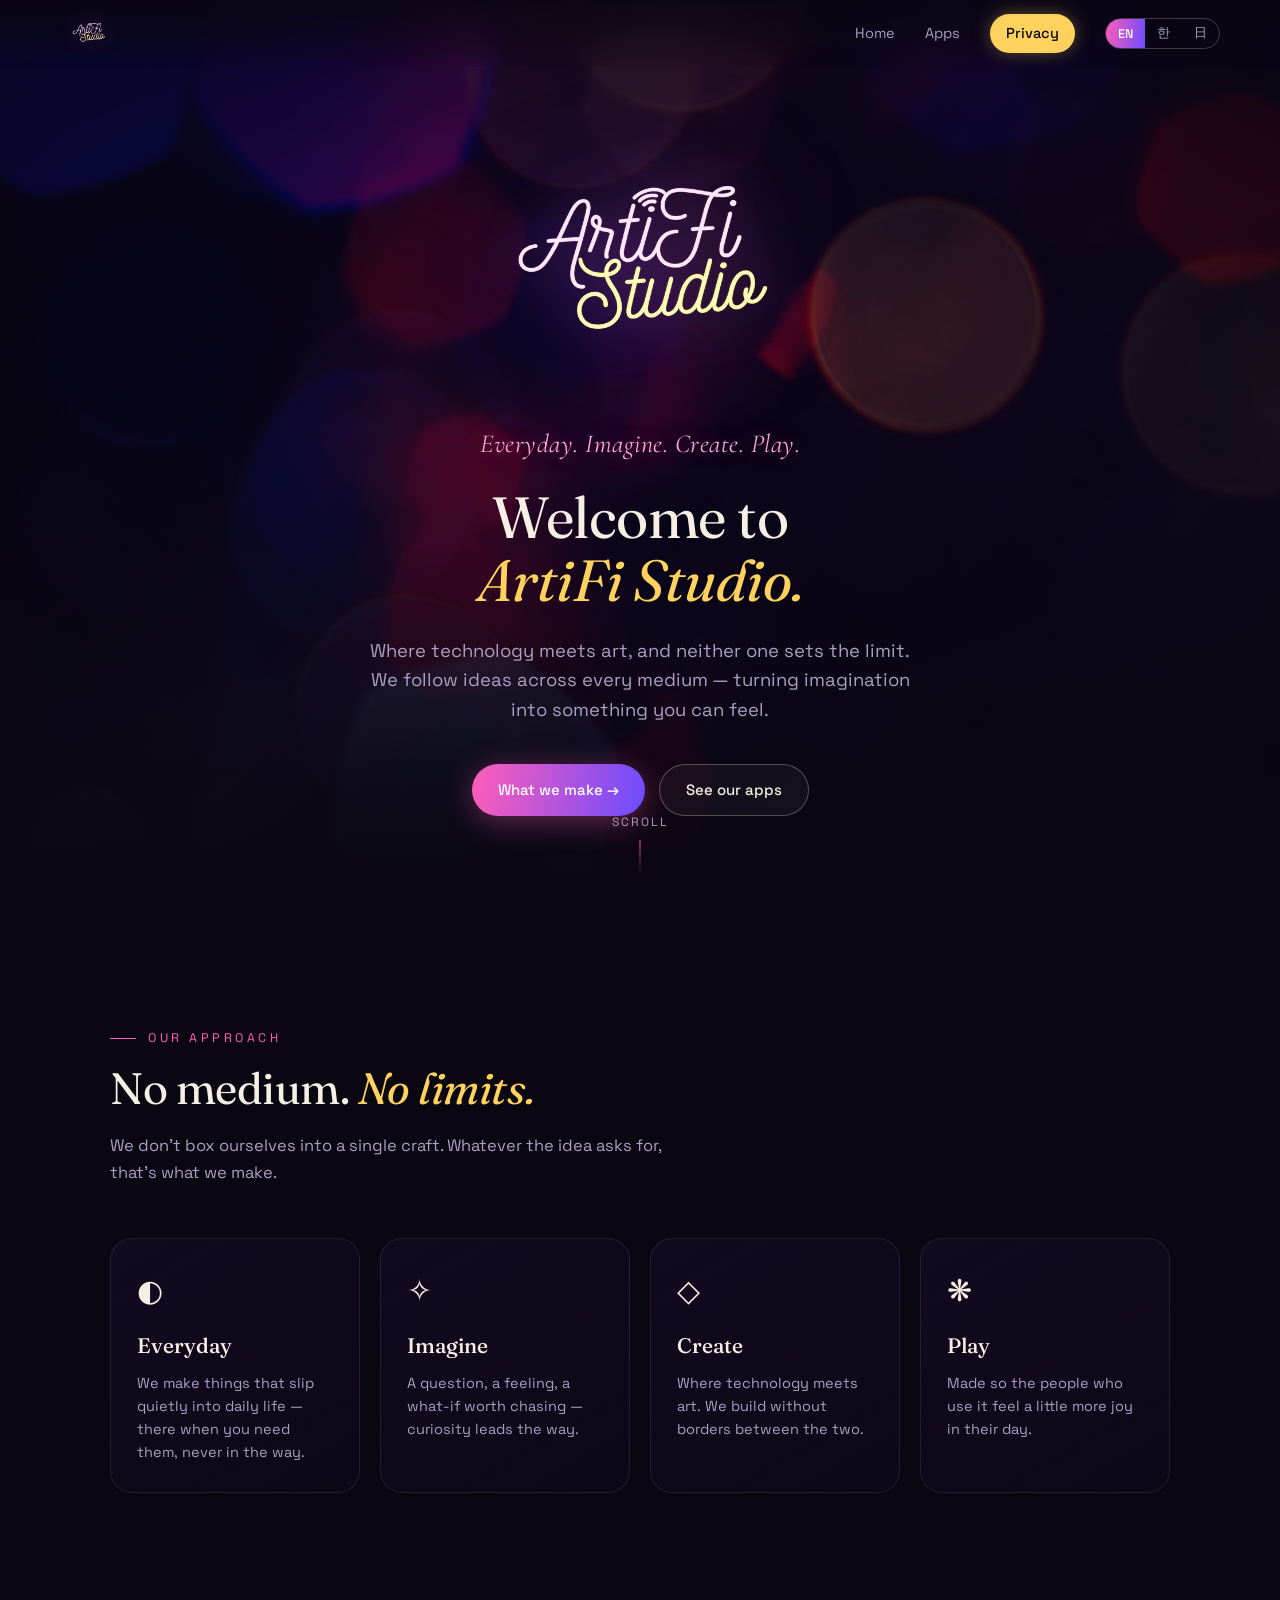
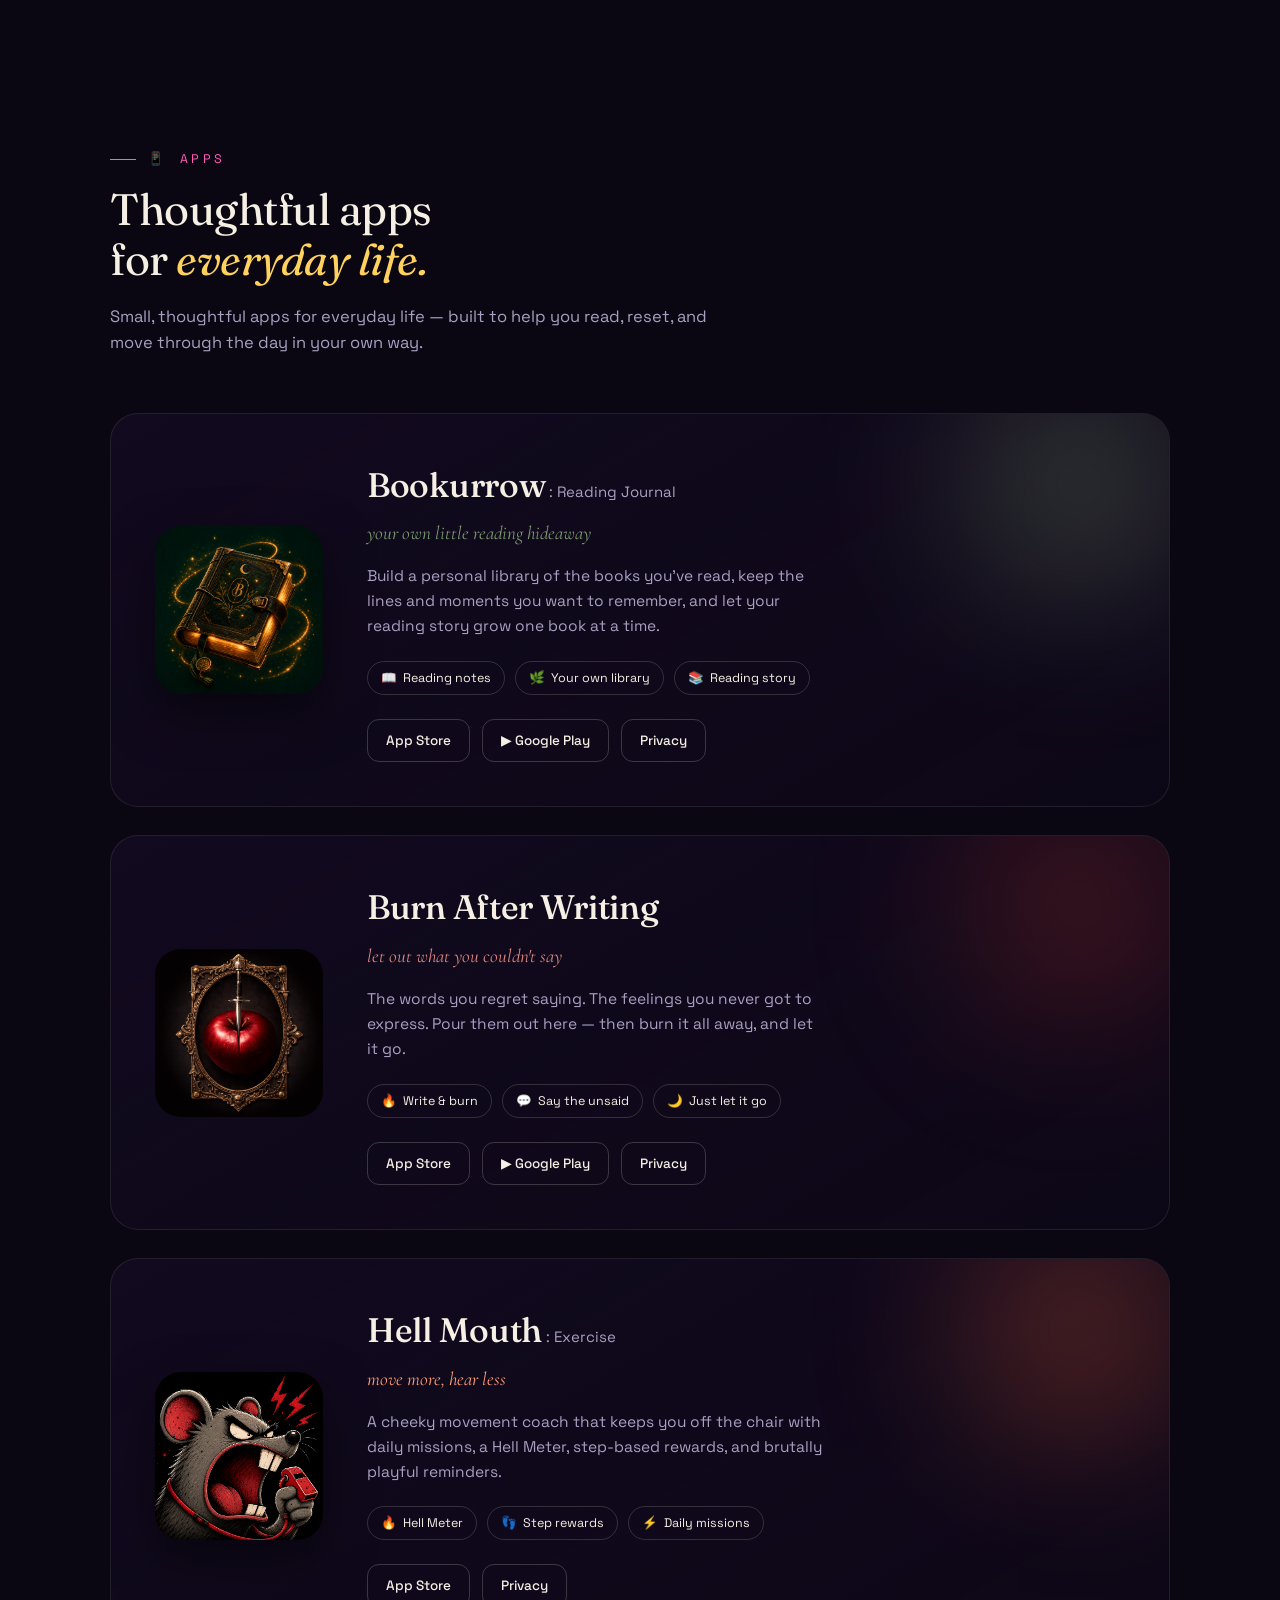
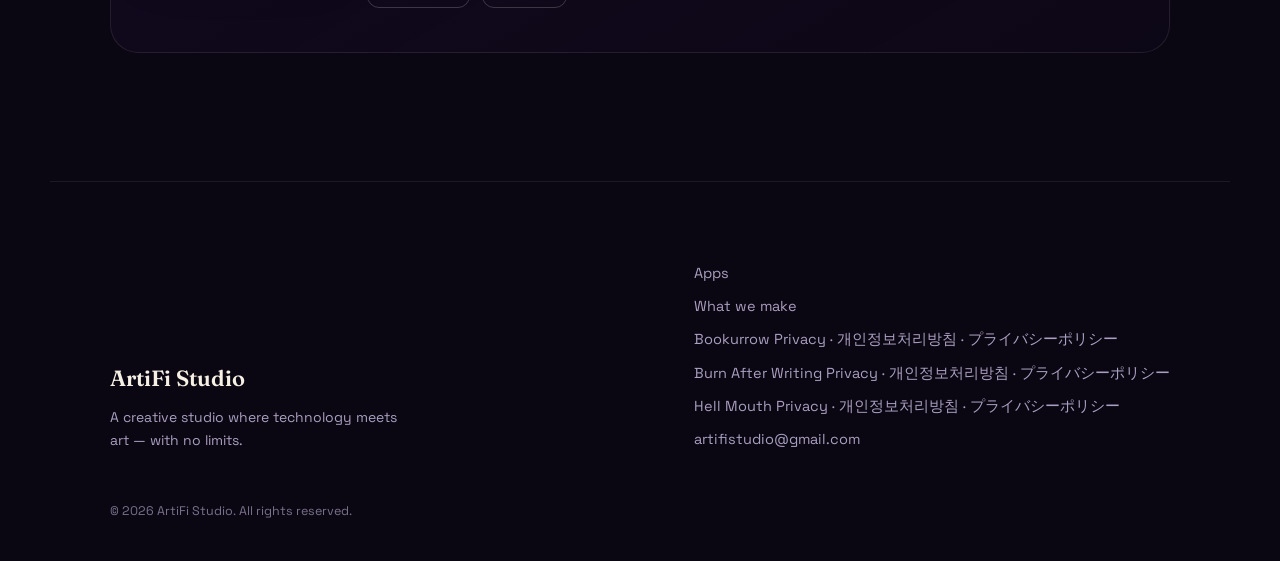
<file: index.html>
<!DOCTYPE html>
<html lang="en">
<head>
<meta charset="UTF-8">
<meta name="viewport" content="width=device-width, initial-scale=1.0">
<title>ArtiFi Studio — imagine, create, play</title>
<meta name="description" content="ArtiFi Studio — a creative studio where technology meets art, with no limits. Imagine. Create. Play.">
<link rel="preconnect" href="https://fonts.googleapis.com">
<link rel="preconnect" href="https://fonts.gstatic.com" crossorigin>
<link href="https://fonts.googleapis.com/css2?family=Fraunces:ital,opsz,wght@0,9..144,400;0,9..144,500;0,9..144,600;1,9..144,400&family=Space+Grotesk:wght@400;500;600&family=Cormorant+Garamond:ital,wght@0,500;1,500&family=Noto+Sans+KR:wght@400;500;700&family=Noto+Serif+KR:wght@400;500;600&family=Noto+Sans+JP:wght@400;500;700&display=swap" rel="stylesheet">
<style>
  :root{
    --ink:#0a0612;--ink-2:#120a1f;
    --violet:#6c4cff;--pink:#ff5db8;--pink-soft:#ffa6d5;--amber:#ffd25e;
    --cream:#f6efe4;--muted:#a99fc0;--leaf:#7a9c6e;--ember:#c0362f;
    --font-display:'Fraunces',serif;
    --font-body:'Space Grotesk',sans-serif;
    --font-script:'Cormorant Garamond',serif;
    --font-ko:'Noto Sans KR',sans-serif;
    --font-ko-serif:'Noto Serif KR',serif;
    --font-ja:'Noto Sans JP',sans-serif;
  }
  *{margin:0;padding:0;box-sizing:border-box}
  html{scroll-behavior:smooth}
  body{background:var(--ink);color:var(--cream);font-family:var(--font-body);line-height:1.6;overflow-x:hidden;-webkit-font-smoothing:antialiased}
  a{color:inherit;text-decoration:none}

  /* language visibility */
  [data-en],[data-ko],[data-ja]{display:none}
  html[lang="en"] [data-en]{display:revert}
  html[lang="ko"] [data-ko]{display:revert}
  html[lang="ja"] [data-ja]{display:revert}
  /* korean typography swaps */
  html[lang="ko"] body{font-family:var(--font-ko)}
  html[lang="ko"] .hero h1,
  html[lang="ko"] .sec-title,
  html[lang="ko"] .app-body h3,
  html[lang="ko"] footer .f-brand{font-family:var(--font-ko-serif)}
  html[lang="ko"] .hero h1 em,html[lang="ko"] .sec-title em{font-style:normal}
  html[lang="ja"] body{font-family:var(--font-ja)}
  html[lang="ja"] .hero h1,
  html[lang="ja"] .sec-title,
  html[lang="ja"] .app-body h3,
  html[lang="ja"] footer .f-brand{font-family:var(--font-ja)}
  html[lang="ja"] .hero h1 em,html[lang="ja"] .sec-title em{font-style:normal}
  html[lang="ja"] .hero .eyebrow,
  html[lang="ja"] .app-body .tag{font-family:var(--font-ja);font-style:normal}

  nav{position:fixed;top:0;left:0;right:0;z-index:100;display:flex;align-items:center;justify-content:space-between;padding:14px clamp(20px,5vw,60px);backdrop-filter:blur(14px);background:linear-gradient(180deg,rgba(10,6,18,.82),rgba(10,6,18,0));transition:background .3s}
  nav .brand{display:flex;align-items:center}
  nav .brand img{height:38px;width:auto;display:block;filter:drop-shadow(0 0 10px rgba(255,93,184,.4))}
  nav .links{display:flex;gap:clamp(14px,3vw,30px);align-items:center;font-size:14.5px}
  nav .links a{color:var(--muted);transition:color .2s}
  nav .links a:hover{color:var(--cream)}
  nav .links a.pill{color:var(--ink);background:var(--amber);padding:8px 16px;border-radius:100px;font-weight:500;box-shadow:0 0 18px rgba(255,210,94,.35)}
  nav .links a.pill:hover{color:var(--ink);filter:brightness(1.08)}
  @media(max-width:600px){nav .links a.about{display:none}}

  /* lang switch */
  .lang-switch{display:inline-flex;border:1px solid rgba(246,239,228,.22);border-radius:100px;overflow:hidden}
  .lang-switch button{font-family:var(--font-body);font-size:12.5px;font-weight:500;padding:6px 12px;border:none;background:none;color:var(--muted);cursor:pointer;transition:.2s}
  .lang-switch button.active{background:linear-gradient(100deg,var(--pink),var(--violet));color:#fff}

  header.hero{position:relative;min-height:100vh;display:flex;flex-direction:column;align-items:center;justify-content:center;text-align:center;padding:120px 20px 80px;overflow:hidden}
  header.hero .bg{position:absolute;inset:0;background:url('assets/hero-bg.jpg') center/cover no-repeat;transform:scale(1.05);z-index:0}
  header.hero .bg::after{content:"";position:absolute;inset:0;background:radial-gradient(ellipse 80% 60% at 50% 45%,rgba(10,6,18,.15),rgba(10,6,18,.72) 75%),linear-gradient(180deg,rgba(10,6,18,.55),rgba(10,6,18,.35) 40%,var(--ink) 98%)}
  header.hero .inner{position:relative;z-index:2;max-width:880px}
  .hero-logo{width:min(78vw,440px);height:auto;margin:0 auto 6px;display:block;filter:drop-shadow(0 0 30px rgba(255,93,184,.45)) drop-shadow(0 0 60px rgba(108,76,255,.3));animation:flickerIn 1.4s ease both,floaty 6s ease-in-out 1.4s infinite}
  @keyframes flickerIn{0%{opacity:0}40%{opacity:.4}45%{opacity:.1}55%{opacity:.9}60%{opacity:.5}100%{opacity:1}}
  @keyframes floaty{0%,100%{transform:translateY(0)}50%{transform:translateY(-10px)}}
  .hero .eyebrow{font-family:var(--font-script);font-style:italic;font-size:clamp(19px,2.6vw,26px);color:var(--pink-soft);letter-spacing:.5px;margin-bottom:22px;text-shadow:0 0 22px rgba(255,93,184,.4)}
  html[lang="ko"] .hero .eyebrow{font-family:var(--font-ko);font-style:normal;font-weight:500}
  .hero h1{font-family:var(--font-display);font-weight:400;font-size:clamp(30px,5.4vw,58px);line-height:1.08;letter-spacing:-.5px;margin-bottom:24px}
  .hero h1 em{font-style:italic;color:var(--amber)}
  .hero p.lead{font-size:clamp(15px,1.8vw,18.5px);color:var(--muted);max-width:560px;margin:0 auto 40px}
  .hero .cta-row{display:flex;gap:14px;justify-content:center;flex-wrap:wrap}
  .btn{display:inline-flex;align-items:center;gap:9px;padding:13px 26px;border-radius:100px;font-family:inherit;font-weight:500;font-size:15px;cursor:pointer;transition:transform .2s,box-shadow .3s,background .3s}
  .btn-primary{background:linear-gradient(100deg,var(--pink),var(--violet));color:#fff;box-shadow:0 6px 30px rgba(255,93,184,.35)}
  .btn-primary:hover{transform:translateY(-2px);box-shadow:0 10px 40px rgba(255,93,184,.5)}
  .btn-ghost{border:1px solid rgba(246,239,228,.28);color:var(--cream);background:rgba(246,239,228,.04)}
  .btn-ghost:hover{border-color:var(--amber);color:var(--amber);transform:translateY(-2px)}
  .scroll-hint{position:absolute;bottom:26px;left:50%;transform:translateX(-50%);z-index:2;color:var(--muted);font-size:12px;letter-spacing:2px;display:flex;flex-direction:column;align-items:center;gap:8px;animation:floaty 2.4s ease-in-out infinite}
  .scroll-hint .line{width:1px;height:34px;background:linear-gradient(var(--pink),transparent)}

  section{position:relative;padding:clamp(70px,10vw,130px) clamp(20px,5vw,60px);max-width:1180px;margin:0 auto}
  .sec-label{font-family:var(--font-body);font-size:12.5px;letter-spacing:3.5px;text-transform:uppercase;color:var(--pink);margin-bottom:16px;display:flex;align-items:center;gap:12px}
  html[lang="ko"] .sec-label{font-family:var(--font-ko);letter-spacing:2px}
  .sec-label::before{content:"";width:26px;height:1px;background:var(--pink)}
  .sec-title{font-family:var(--font-display);font-weight:400;font-size:clamp(26px,4vw,44px);line-height:1.12;letter-spacing:-.5px;margin-bottom:20px;max-width:720px}
  .sec-title em{font-style:italic;color:var(--amber)}
  .sec-intro{color:var(--muted);max-width:600px;font-size:16.5px;margin-bottom:8px}

  .apps{display:grid;gap:28px;margin-top:56px}
  .app-card{position:relative;display:grid;grid-template-columns:auto 1fr;gap:clamp(20px,4vw,44px);align-items:center;padding:clamp(24px,4vw,44px);border-radius:28px;border:1px solid rgba(246,239,228,.09);background:linear-gradient(150deg,var(--ink-2),rgba(18,10,31,.4));overflow:hidden;transition:transform .35s,border-color .35s}
  .app-card:hover{transform:translateY(-4px)}
  .app-card .glow{position:absolute;width:300px;height:300px;border-radius:50%;filter:blur(80px);opacity:.5;z-index:0;pointer-events:none;top:-80px;right:-60px}
  .app-card>*{position:relative;z-index:1}
  .app-icon{width:clamp(120px,20vw,168px);height:auto;border-radius:26px;display:block}
  .app-icon.shadowed{box-shadow:0 20px 50px rgba(0,0,0,.5)}
  .app-body h3{font-family:var(--font-display);font-weight:500;font-size:clamp(24px,3.4vw,34px);margin-bottom:6px;letter-spacing:-.3px}
  .app-body .tag{font-family:var(--font-script);font-style:italic;font-size:19px;margin-bottom:16px;display:block}
  html[lang="ko"] .app-body .tag{font-family:var(--font-ko);font-style:normal}
  .app-body p{color:var(--muted);font-size:15.5px;margin-bottom:22px;max-width:460px}
  .app-meta{display:flex;gap:10px;flex-wrap:wrap;margin-bottom:24px}
  .chip{font-size:12.5px;padding:6px 13px;border-radius:100px;border:1px solid rgba(246,239,228,.16);color:var(--cream);display:inline-flex;align-items:center;gap:6px}
  .app-links{display:flex;gap:12px;flex-wrap:wrap}
  .store-btn{display:inline-flex;align-items:center;gap:8px;padding:10px 18px;border-radius:12px;font-size:13.5px;font-weight:500;border:1px solid rgba(246,239,228,.2);transition:.25s}
  .store-btn:hover{background:rgba(246,239,228,.07);transform:translateY(-2px)}
  #bookurrow .glow{background:radial-gradient(circle,#8fae7f,transparent 70%)}
  #bookurrow:hover{border-color:rgba(143,174,127,.45)}
  #bookurrow .tag{color:var(--leaf)}
  #burn .glow{background:radial-gradient(circle,#c0362f,transparent 70%)}
  #burn:hover{border-color:rgba(192,54,47,.5)}
  #burn .tag{color:#e0857f}
  #hellmouth .glow{background:radial-gradient(circle,#ff6a3d,transparent 70%)}
  #hellmouth:hover{border-color:rgba(255,106,61,.5)}
  #hellmouth .tag{color:#ff9b76}
  @media(max-width:620px){.app-card{grid-template-columns:1fr;text-align:center;justify-items:center}.app-body p{margin-left:auto;margin-right:auto}.app-meta,.app-links{justify-content:center}.sec-label{justify-content:flex-start}}

  /* what we make grid */
  .make-grid{display:grid;grid-template-columns:repeat(auto-fit,minmax(210px,1fr));gap:20px;margin-top:52px}
  .make-item{padding:28px 26px;border-radius:22px;border:1px solid rgba(246,239,228,.09);background:linear-gradient(150deg,var(--ink-2),rgba(18,10,31,.35));transition:transform .3s,border-color .3s}
  .make-item:hover{transform:translateY(-4px);border-color:rgba(255,93,184,.35)}
  .make-ico{font-size:30px;margin-bottom:14px}
  .make-item h4{font-family:var(--font-display);font-weight:500;font-size:21px;margin-bottom:9px}
  html[lang="ko"] .make-item h4{font-family:var(--font-ko-serif)}
  .make-item p{color:var(--muted);font-size:14.5px}


  footer{padding:clamp(50px,8vw,80px) clamp(20px,5vw,60px) 40px;max-width:1180px;margin:0 auto;border-top:1px solid rgba(246,239,228,.08);display:flex;flex-wrap:wrap;gap:30px;justify-content:space-between;align-items:flex-end}
  footer .f-brand{font-family:var(--font-display);font-size:22px;font-weight:600;margin-bottom:10px}
  footer .f-tag{color:var(--muted);font-size:14px;max-width:300px}
  footer .f-links{display:flex;flex-direction:column;gap:10px;font-size:14.5px}
  footer .f-links a{color:var(--muted);transition:color .2s}
  footer .f-links a:hover{color:var(--amber)}
  footer .copy{width:100%;color:var(--muted);font-size:12.5px;opacity:.7;margin-top:20px}
  ::selection{background:var(--pink);color:var(--ink)}
</style>
</head>
<body>

<nav id="nav">
  <a href="#top" class="brand"><img src="assets/nav-logo.png" alt="ArtiFi Studio"></a>
  <div class="links">
    <a href="#top" class="about"><span data-en>Home</span><span data-ko>홈</span><span data-ja>ホーム</span></a>
    <a href="#apps"><span data-en>Apps</span><span data-ko>앱</span><span data-ja>アプリ</span></a>
    <a href="#privacy-links" class="pill"><span data-en>Privacy</span><span data-ko>개인정보</span><span data-ja>プライバシー</span><span data-ja>プライバシー</span></a>
    <div class="lang-switch">
      <button id="l-en" class="active" onclick="setLang('en')">EN</button>
      <button id="l-ko" onclick="setLang('ko')">한</button>
      <button id="l-ja" onclick="setLang('ja')">日</button>
    </div>
  </div>
</nav>

<header class="hero" id="top">
  <div class="bg"></div>
  <div class="inner">
    <img src="assets/studio-logo.png" alt="ArtiFi Studio" class="hero-logo">
    <p class="eyebrow"><span data-en>Everyday. Imagine. Create. Play.</span><span data-ko>일상. 상상. 창작. 즐거움.</span><span data-ja>日常。想像。創作。楽しさ。</span></p>
    <h1>
      <span data-en>Welcome to<br><em>ArtiFi Studio.</em></span>
      <span data-ko>ArtiFi Studio에<br><em>오신 것을 환영합니다.</em></span>
      <span data-ja>ArtiFi Studioへ<br><em>ようこそ。</em></span>
    </h1>
    <p class="lead">
      <span data-en>Where technology meets art, and neither one sets the limit. We follow ideas across every medium — turning imagination into something you can feel.</span>
      <span data-ko>기술과 예술이 만나고, 그 어느 것도 한계가 되지 않는 곳. 우리는 모든 경계를 넘어 아이디어를 좇으며 — 상상을 느낄 수 있는 무언가로 바꿉니다.</span>
      <span data-ja>テクノロジーとアートが出会い、どちらも限界にならない場所。私たちは境界を越えてアイデアを追いかけ、想像を感じられる形へと変えていきます。</span>
    </p>
    <div class="cta-row">
      <a href="#make" class="btn btn-primary"><span data-en>What we make →</span><span data-ko>우리가 만드는 것 →</span><span data-ja>私たちがつくるもの →</span></a>
      <a href="#apps" class="btn btn-ghost"><span data-en>See our apps</span><span data-ko>앱 둘러보기</span><span data-ja>アプリを見る</span></a>
    </div>
  </div>
  <div class="scroll-hint"><span data-en>SCROLL</span><span data-ko>스크롤</span><span data-ja>スクロール</span><span class="line"></span></div>
</header>

<section id="make">
  <div class="sec-label"><span data-en>Our approach</span><span data-ko>우리의 방식</span><span data-ja>私たちの考え方</span></div>
  <h2 class="sec-title">
    <span data-en>No medium. <em>No limits.</em></span>
    <span data-ko>정해진 형태도, <em>한계도 없이.</em></span>
    <span data-ja>決まった形も、<em>限界もなく。</em></span>
  </h2>
  <p class="sec-intro"><span data-en>We don't box ourselves into a single craft. Whatever the idea asks for, that's what we make.</span><span data-ko>우리는 하나의 형태에 스스로를 가두지 않습니다. 아이디어가 원하는 것, 그것이 우리가 만드는 것입니다.</span><span data-ja>私たちは一つの表現に自分たちを閉じ込めません。アイデアが求めるものを、そのまま形にします。</span></p>
  <div class="make-grid">
    <div class="make-item">
      <div class="make-ico">◐</div>
      <h4><span data-en>Everyday</span><span data-ko>일상</span><span data-ja>日常</span></h4>
      <p><span data-en>We make things that slip quietly into daily life — there when you need them, never in the way.</span><span data-ko>우리는 일상 속에 조용히 스며드는 것을 만듭니다 — 필요할 때 곁에 있되, 결코 거슬리지 않게.</span><span data-ja>日常にそっと溶け込むものをつくります。必要なときにそこにあり、決して邪魔にならないように。</span></p>
    </div>
    <div class="make-item">
      <div class="make-ico">✧</div>
      <h4><span data-en>Imagine</span><span data-ko>상상</span><span data-ja>想像</span></h4>
      <p><span data-en>A question, a feeling, a what-if worth chasing — curiosity leads the way.</span><span data-ko>하나의 질문, 하나의 감정, 좇을 가치가 있는 상상 — 호기심이 길을 엽니다.</span><span data-ja>一つの問い、一つの感情、追いかける価値のある「もしも」。好奇心が道をひらきます。</span></p>
    </div>
    <div class="make-item">
      <div class="make-ico">◇</div>
      <h4><span data-en>Create</span><span data-ko>창작</span><span data-ja>創作</span></h4>
      <p><span data-en>Where technology meets art. We build without borders between the two.</span><span data-ko>기술과 예술이 만나는 곳. 우리는 그 둘 사이의 경계 없이 만듭니다.</span><span data-ja>テクノロジーとアートが出会う場所。その二つの間に境界をつくらず、形にします。</span></p>
    </div>
    <div class="make-item">
      <div class="make-ico">❋</div>
      <h4><span data-en>Play</span><span data-ko>즐거움</span><span data-ja>楽しさ</span></h4>
      <p><span data-en>Made so the people who use it feel a little more joy in their day.</span><span data-ko>사용하는 사람이 하루 속에서 조금 더 즐거움을 느끼도록 만듭니다.</span><span data-ja>使う人の一日に、ほんの少しでも楽しさが増えるようにつくります。</span></p>
    </div>
  </div>
</section>

<section id="apps">
  <div class="sec-label">📱 <span data-en>Apps</span><span data-ko>앱</span><span data-ja>アプリ</span></div>
  <h2 class="sec-title">
    <span data-en>Thoughtful apps<br>for <em>everyday life.</em></span>
    <span data-ko>일상을 위한<br><em>사려 깊은 앱.</em></span>
    <span data-ja>毎日のための<br><em>心を込めたアプリ。</em></span>
  </h2>
  <p class="sec-intro"><span data-en>Small, thoughtful apps for everyday life — built to help you read, reset, and move through the day in your own way.</span><span data-ko>일상을 위한 작고 사려 깊은 앱. 읽고, 털어내고, 움직이는 순간까지 당신의 하루에 자연스럽게 스며듭니다.</span><span data-ja>日常のための、小さくて気の利いたアプリ。読むこと、気持ちをリセットすること、体を動かすことまで、自分らしい一日にそっと寄り添います。</span></p>

  <div class="apps">

    <article class="app-card" id="bookurrow">
      <div class="glow"></div>
      <img src="assets/bookurrow.png" alt="Bookurrow" class="app-icon shadowed">
      <div class="app-body">
        <h3>Bookurrow<span style="font-family:var(--font-body);font-weight:400;font-size:15px;color:var(--muted);letter-spacing:0"> : Reading Journal</span></h3>
        <span class="tag">
          <span data-en>your own little reading hideaway</span>
          <span data-ko>나만의 작은 독서 아지트</span>
          <span data-ja>自分だけの小さな読書の隠れ家</span>
        </span>
        <p>
          <span data-en>Build a personal library of the books you've read, keep the lines and moments you want to remember, and let your reading story grow one book at a time.</span>
          <span data-ko>읽은 책을 나만의 서재에 모으고, 기억하고 싶은 문장과 순간을 남기며, 한 권씩 나만의 독서 이야기를 만들어가세요.</span>
          <span data-ja>読んだ本を自分だけの本棚に集め、残しておきたい言葉や瞬間を記録しながら、一冊ずつ自分の読書ストーリーを育てていきましょう。</span>
        </p>
        <div class="app-meta">
          <span class="chip">📖 <span data-en>Reading notes</span><span data-ko>독서노트</span><span data-ja>読書ノート</span></span>
          <span class="chip">🌿 <span data-en>Your own library</span><span data-ko>나만의 서재</span><span data-ja>自分だけの本棚</span></span>
          <span class="chip">📚 <span data-en>Reading story</span><span data-ko>독서 이야기</span><span data-ja>読書ストーリー</span></span>
        </div>
        <div class="app-links">
          <a href="#" class="store-btn"> App Store</a>
          <a href="#" class="store-btn">▶ Google Play</a>
          <a href="privacy/bookurrow/bookurrow_privacy_index.html" class="store-btn">
            <span data-en>Privacy</span><span data-ko>개인정보</span><span data-ja>プライバシー</span>
          </a>
        </div>
      </div>
    </article>


    <article class="app-card" id="burn">
      <div class="glow"></div>
      <img src="assets/burn.png" alt="Burn After Writing" class="app-icon">
      <div class="app-body">
        <h3>Burn After Writing</h3>
        <span class="tag"><span data-en>let out what you couldn't say</span><span data-ko>차마 하지 못한 말을 여기에</span><span data-ja>言えなかった言葉を、ここに</span></span>
        <p><span data-en>The words you regret saying. The feelings you never got to express. Pour them out here — then burn it all away, and let it go.</span><span data-ko>말하고 나서 후회한 말들. 끝내 표현하지 못한 답답한 마음. 이곳에 마음껏 쏟아내고 — 모두 태워 없애버리세요.</span><span data-ja>言って後悔した言葉。最後まで伝えられなかった気持ち。ここに全部書き出して、燃やして手放しましょう。</span></p>
        <div class="app-meta">
          <span class="chip">🔥 <span data-en>Write &amp; burn</span><span data-ko>쓰고 태우기</span><span data-ja>書いて燃やす</span></span>
          <span class="chip">💬 <span data-en>Say the unsaid</span><span data-ko>못다 한 말</span><span data-ja>言えなかった言葉</span></span>
          <span class="chip">🌙 <span data-en>Just let it go</span><span data-ko>훌훌 털어버리기</span><span data-ja>手放す</span></span>
        </div>
        <div class="app-links">
          <a href="#" class="store-btn"> App Store</a>
          <a href="#" class="store-btn">▶ Google Play</a>
          <a href="privacy/burn-after-writing/burn_privacy_index.html" class="store-btn"><span data-en>Privacy</span><span data-ko>개인정보</span><span data-ja>プライバシー</span></a>
        </div>
      </div>
    </article>

    <article class="app-card" id="hellmouth">
      <div class="glow"></div>
      <img src="assets/hell mouth.png" alt="Hell Mouth: Exercise" class="app-icon shadowed">
      <div class="app-body">
        <h3>Hell Mouth<span style="font-family:var(--font-body);font-weight:400;font-size:15px;color:var(--muted);letter-spacing:0"> : Exercise</span></h3>
        <span class="tag"><span data-en>move more, hear less</span><span data-ko>움직일수록 잔소리는 줄어든다</span><span data-ja>動くほど、うるささは減っていく</span></span>
        <p><span data-en>A cheeky movement coach that keeps you off the chair with daily missions, a Hell Meter, step-based rewards, and brutally playful reminders.</span><span data-ko>일상 속 짧은 미션, Hell Meter, 걸음 수 보상과 독한 알림으로 오래 앉아 있는 습관을 깨우는 운동 앱입니다.</span><span data-ja>短いデイリーミッション、Hell Meter、歩数リワード、ちょっと辛口なリマインダーで、座りっぱなしの習慣を動かす運動アプリです。</span></p>
        <div class="app-meta">
          <span class="chip">🔥 <span data-en>Hell Meter</span><span data-ko>헬미터</span><span data-ja>ヘルメーター</span></span>
          <span class="chip">👣 <span data-en>Step rewards</span><span data-ko>걸음 수 보상</span><span data-ja>歩数リワード</span></span>
          <span class="chip">⚡ <span data-en>Daily missions</span><span data-ko>데일리 미션</span><span data-ja>デイリーミッション</span></span>
        </div>
        <div class="app-links">
          <a href="#" class="store-btn"> App Store</a>
          <a href="privacy/hellmouth/hellmouth_privacy_index.html" class="store-btn"><span data-en>Privacy</span><span data-ko>개인정보</span><span data-ja>プライバシー</span></a>
        </div>
      </div>
    </article>
  </div>
</section>

<footer>
  <div>
    <div class="f-brand">ArtiFi Studio</div>
    <p class="f-tag"><span data-en>A creative studio where technology meets art — with no limits.</span><span data-ko>기술과 예술이 만나는 창작 스튜디오 — 한계 없이.</span><span data-ja>テクノロジーとアートが出会うクリエイティブスタジオ — 限界なく。</span></p>
  </div>
  <div class="f-links" id="privacy-links">
    <a href="#apps"><span data-en>Apps</span><span data-ko>앱</span><span data-ja>アプリ</span></a>
    <a href="#make"><span data-en>What we make</span><span data-ko>우리가 만드는 것</span><span data-ja>私たちがつくるもの</span></a>
    <a href="privacy/bookurrow/bookurrow_privacy_index.html">Bookurrow Privacy · 개인정보처리방침 · プライバシーポリシー</a>
    <a href="privacy/burn-after-writing/burn_privacy_index.html">Burn After Writing Privacy · 개인정보처리방침 · プライバシーポリシー</a>
    <a href="privacy/hellmouth/hellmouth_privacy_index.html">Hell Mouth Privacy · 개인정보처리방침 · プライバシーポリシー</a>
    <a href="mailto:artifistudio@gmail.com">artifistudio@gmail.com</a>
  </div>
  <div class="copy">© 2026 ArtiFi Studio. All rights reserved.</div>
</footer>

<script>
  const nav=document.getElementById('nav');
  addEventListener('scroll',()=>{
    nav.style.background = scrollY>40 ? 'rgba(10,6,18,.9)' : 'linear-gradient(180deg,rgba(10,6,18,.82),rgba(10,6,18,0))';
  });
  function setLang(l){
    document.documentElement.lang=l;
    document.getElementById('l-en').classList.toggle('active',l==='en');
    document.getElementById('l-ko').classList.toggle('active',l==='ko');
    document.getElementById('l-ja').classList.toggle('active',l==='ja');
    try{localStorage.setItem('artifi-home-language',l)}catch(e){}
  }
  (function(){
    let saved=null;
    try{saved=localStorage.getItem('artifi-home-language')}catch(e){}
    if(!['en','ko','ja'].includes(saved)){
      const n=(navigator.language||'en').toLowerCase();
      saved=n.startsWith('ko')?'ko':n.startsWith('ja')?'ja':'en';
    }
    setLang(saved);
  })();

  const io=new IntersectionObserver((es)=>{es.forEach(e=>{if(e.isIntersecting){e.target.style.opacity=1;e.target.style.transform='none';io.unobserve(e.target)}})},{threshold:.15});
  document.querySelectorAll('.app-card,.make-item,.sec-title,.sec-intro').forEach(el=>{el.style.opacity=0;el.style.transform='translateY(24px)';el.style.transition='opacity .7s ease,transform .7s ease';io.observe(el)});
</script>
</body>
</html>
</file>
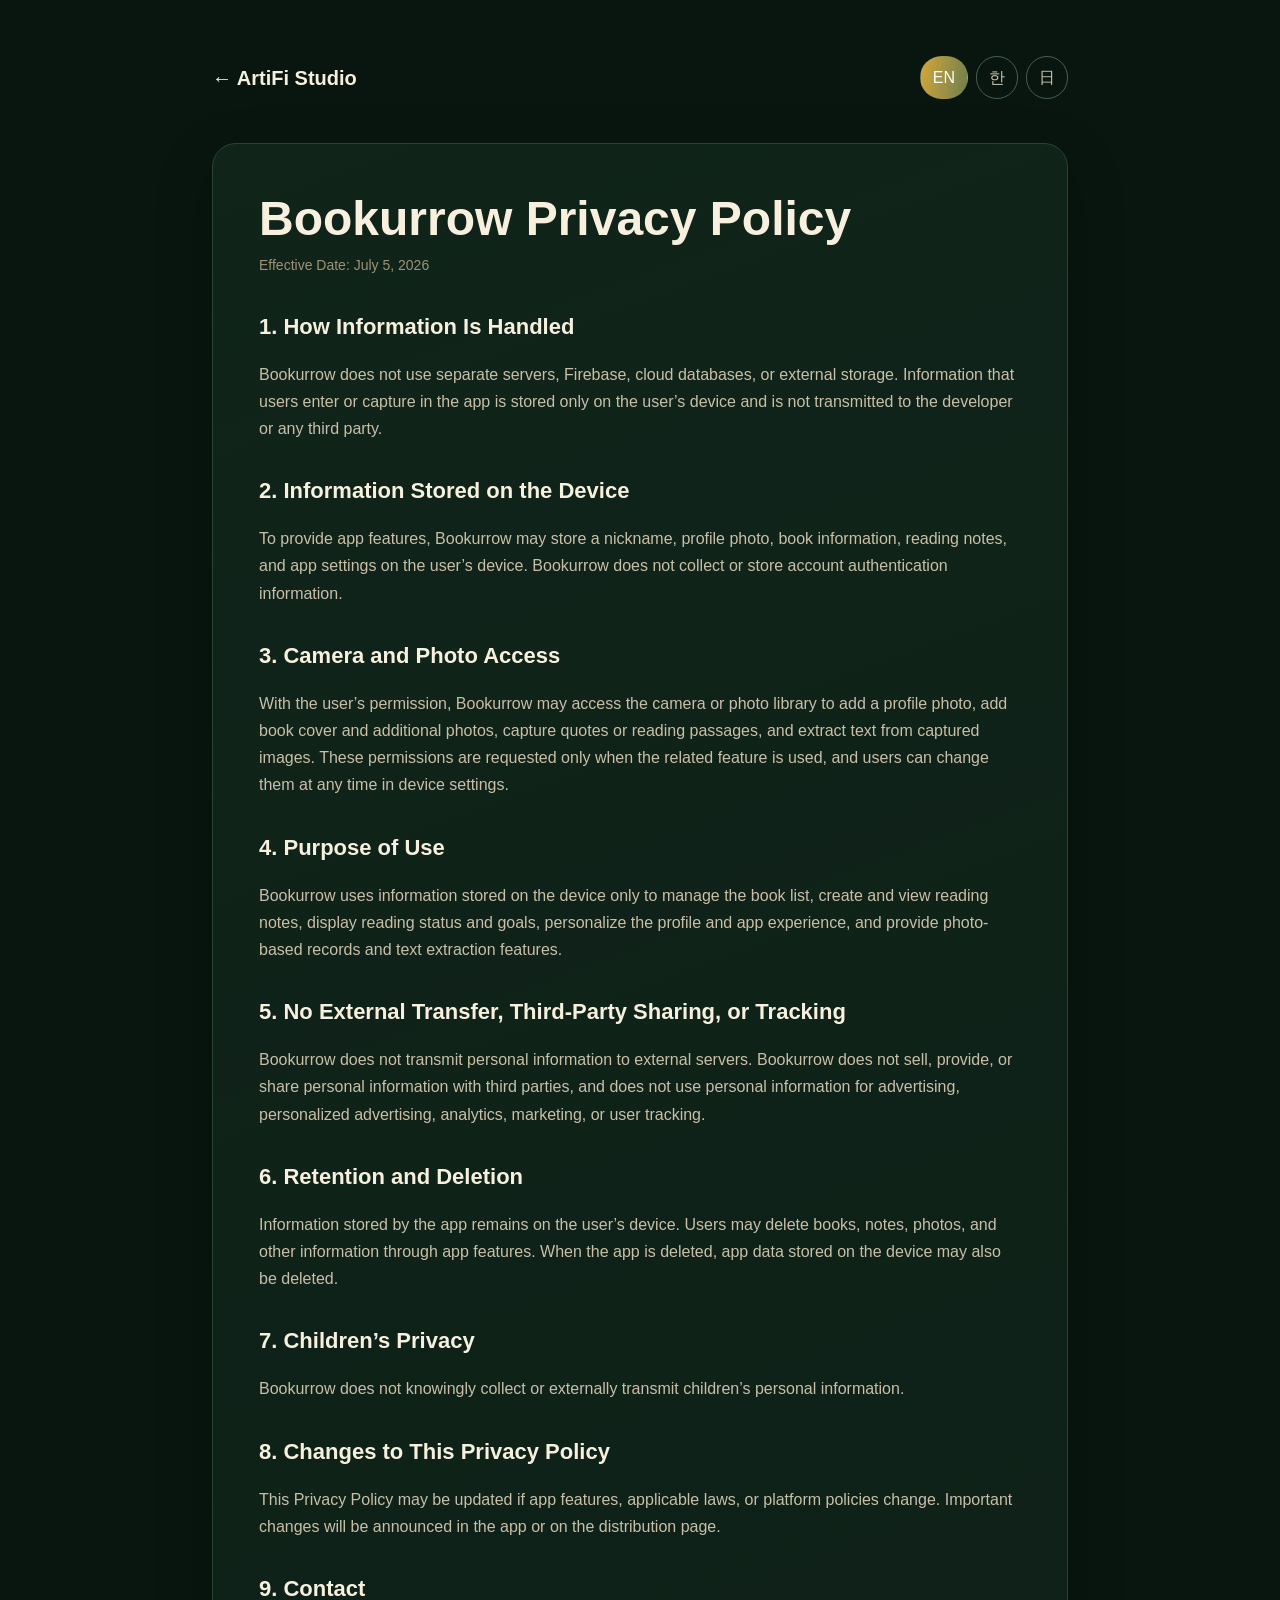
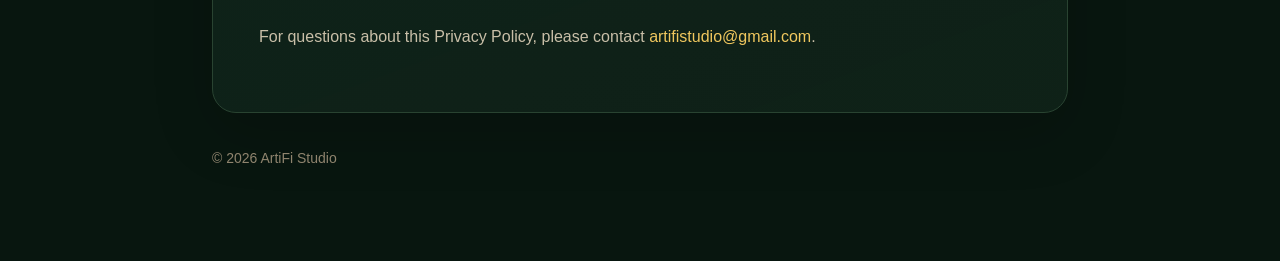
<file: privacy/bookurrow/bookurrow_privacy_index.html>
<!DOCTYPE html>
<html lang="en">
<head>
<meta charset="UTF-8">
<meta name="viewport" content="width=device-width,initial-scale=1">
<title>Bookurrow Privacy Policy — ArtiFi Studio</title>
<style>
:root{
  --bg:#08160f;
  --panel:#10241a;
  --text:#f7f0df;
  --muted:#c9bfa8;
  --gold:#d3a63b;
  --gold2:#f0c75e;
  --green:#6f7f4e;
  --border:#294331;
}
*{box-sizing:border-box}
body{
  margin:0;
  background:var(--bg);
  color:var(--text);
  font-family:-apple-system,BlinkMacSystemFont,"Segoe UI",Roboto,"Noto Sans KR","Noto Sans JP",sans-serif;
  line-height:1.7;
}
.wrap{max-width:900px;margin:0 auto;padding:56px 22px 90px}
.top{display:flex;justify-content:space-between;gap:18px;align-items:center;margin-bottom:44px;flex-wrap:wrap}
a{color:var(--gold2);text-decoration:none}
a:hover{text-decoration:underline}
.brand{font-weight:700;color:var(--text);font-size:20px}
.lang{display:flex;gap:8px;flex-wrap:wrap}
.lang button{
  border:1px solid #44604b;
  background:transparent;
  color:var(--muted);
  padding:7px 12px;
  border-radius:999px;
  cursor:pointer;
  font:inherit;
}
.lang button.active{
  background:linear-gradient(100deg,var(--gold),var(--green));
  color:#fff;
  border-color:transparent;
}
.card{
  background:linear-gradient(160deg,var(--panel),rgba(16,36,26,.78));
  border:1px solid var(--border);
  border-radius:24px;
  padding:clamp(24px,5vw,46px);
  box-shadow:0 20px 60px rgba(0,0,0,.18);
}
h1{font-size:clamp(30px,5vw,48px);margin:0 0 6px;line-height:1.2}
h2{margin-top:34px;font-size:22px;line-height:1.4}
p,li{color:var(--muted)}
strong{color:var(--text)}
.meta{color:#9f9278;font-size:14px;margin-bottom:30px}
[data-en],[data-ko],[data-ja]{display:none}
html[lang="en"] [data-en]{display:revert}
html[lang="ko"] [data-ko]{display:revert}
html[lang="ja"] [data-ja]{display:revert}
ul{padding-left:22px}
.footer{margin-top:34px;font-size:14px;color:#8f846e}
@media (max-width:600px){
  .wrap{padding:32px 16px 64px}
  .top{margin-bottom:28px}
  .card{border-radius:20px}
  h2{font-size:20px}
}
</style>
</head>
<body>
<div class="wrap">
  <div class="top">
    <a class="brand" href="../../">← ArtiFi Studio</a>
    <div class="lang" aria-label="Language selector">
      <button id="en" class="active" onclick="setLang('en')">EN</button>
      <button id="ko" onclick="setLang('ko')">한</button>
      <button id="ja" onclick="setLang('ja')">日</button>
    </div>
  </div>

  <div class="card">
    <div data-en>
      <h1>Bookurrow Privacy Policy</h1>
      <div class="meta">Effective Date: July 5, 2026</div>

      <h2>1. How Information Is Handled</h2>
      <p>Bookurrow does not use separate servers, Firebase, cloud databases, or external storage. Information that users enter or capture in the app is stored only on the user’s device and is not transmitted to the developer or any third party.</p>

      <h2>2. Information Stored on the Device</h2>
      <p>To provide app features, Bookurrow may store a nickname, profile photo, book information, reading notes, and app settings on the user’s device. Bookurrow does not collect or store account authentication information.</p>

      <h2>3. Camera and Photo Access</h2>
      <p>With the user’s permission, Bookurrow may access the camera or photo library to add a profile photo, add book cover and additional photos, capture quotes or reading passages, and extract text from captured images. These permissions are requested only when the related feature is used, and users can change them at any time in device settings.</p>

      <h2>4. Purpose of Use</h2>
      <p>Bookurrow uses information stored on the device only to manage the book list, create and view reading notes, display reading status and goals, personalize the profile and app experience, and provide photo-based records and text extraction features.</p>

      <h2>5. No External Transfer, Third-Party Sharing, or Tracking</h2>
      <p>Bookurrow does not transmit personal information to external servers. Bookurrow does not sell, provide, or share personal information with third parties, and does not use personal information for advertising, personalized advertising, analytics, marketing, or user tracking.</p>

      <h2>6. Retention and Deletion</h2>
      <p>Information stored by the app remains on the user’s device. Users may delete books, notes, photos, and other information through app features. When the app is deleted, app data stored on the device may also be deleted.</p>

      <h2>7. Children’s Privacy</h2>
      <p>Bookurrow does not knowingly collect or externally transmit children’s personal information.</p>

      <h2>8. Changes to This Privacy Policy</h2>
      <p>This Privacy Policy may be updated if app features, applicable laws, or platform policies change. Important changes will be announced in the app or on the distribution page.</p>

      <h2>9. Contact</h2>
      <p>For questions about this Privacy Policy, please contact <a href="mailto:artifistudio@gmail.com">artifistudio@gmail.com</a>.</p>
    </div>

    <div data-ko>
      <h1>Bookurrow 개인정보 처리방침</h1>
      <div class="meta">시행일: 2026년 7월 5일</div>

      <h2>1. 개인정보의 처리 방식</h2>
      <p>Bookurrow는 별도의 서버, Firebase, 클라우드 데이터베이스 또는 외부 저장소를 사용하지 않습니다. 사용자가 앱에 입력하거나 촬영한 정보는 사용자의 기기 안에만 저장되며, 개발자 또는 제3자에게 전송되지 않습니다.</p>

      <h2>2. 기기 내에 저장되는 정보</h2>
      <p>Bookurrow는 앱 기능 제공을 위해 닉네임, 프로필 사진, 책 정보, 독서 노트, 앱 설정을 사용자의 기기 내에 저장할 수 있습니다. 계정 인증 정보는 수집하거나 저장하지 않습니다.</p>

      <h2>3. 카메라 및 사진 접근</h2>
      <p>Bookurrow는 프로필 사진 등록, 책 표지 및 추가 사진 등록, 인용문 또는 독서 문구 촬영, 촬영한 이미지에서 텍스트 추출 기능을 위해 사용자의 동의를 받아 카메라 또는 사진 보관함에 접근할 수 있습니다. 권한은 해당 기능을 사용할 때만 요청되며, 사용자는 기기 설정에서 언제든지 변경할 수 있습니다.</p>

      <h2>4. 개인정보의 이용 목적</h2>
      <p>Bookurrow는 기기 내에 저장된 정보를 책 목록 관리, 독서 노트 작성 및 열람, 독서 상태와 목표 표시, 프로필 및 앱 화면 개인화, 사진 기반 기록 및 텍스트 추출 기능 제공을 위해서만 사용합니다.</p>

      <h2>5. 외부 전송, 제3자 제공 및 추적</h2>
      <p>Bookurrow는 사용자의 개인정보를 외부 서버로 전송하지 않습니다. 사용자의 개인정보를 제3자에게 판매, 제공, 공유하지 않으며, 광고, 맞춤형 광고, 분석, 마케팅 또는 사용자 추적 목적으로 사용하지 않습니다.</p>

      <h2>6. 보관 및 삭제</h2>
      <p>앱에 저장된 정보는 사용자의 기기 내에 보관됩니다. 사용자는 앱 내 기능을 통해 책, 노트, 사진 등의 정보를 삭제할 수 있으며, 앱을 삭제하면 기기에 저장된 앱 데이터도 함께 삭제될 수 있습니다.</p>

      <h2>7. 아동의 개인정보</h2>
      <p>Bookurrow는 고의로 아동의 개인정보를 수집하거나 외부로 전송하지 않습니다.</p>

      <h2>8. 개인정보 처리방침의 변경</h2>
      <p>본 개인정보 처리방침은 앱 기능 변경 또는 관련 법령 및 플랫폼 정책 변경에 따라 수정될 수 있습니다. 중요한 변경이 있는 경우 앱 내 화면 또는 배포 페이지를 통해 안내합니다.</p>

      <h2>9. 문의</h2>
      <p>개인정보 처리방침에 대한 문의는 <a href="mailto:artifistudio@gmail.com">artifistudio@gmail.com</a> 로 보내주세요.</p>
    </div>

    <div data-ja>
      <h1>Bookurrow プライバシーポリシー</h1>
      <div class="meta">施行日: 2026年7月5日</div>

      <h2>1. 個人情報の取り扱い</h2>
      <p>Bookurrowは、別途サーバー、Firebase、クラウドデータベース、外部ストレージを使用しません。ユーザーがアプリに入力または撮影した情報はユーザーの端末内にのみ保存され、開発者または第三者へ送信されません。</p>

      <h2>2. 端末内に保存される情報</h2>
      <p>Bookurrowは、アプリ機能の提供のため、ニックネーム、プロフィール写真、本の情報、読書ノート、アプリ設定をユーザーの端末内に保存することがあります。アカウント認証情報は収集または保存しません。</p>

      <h2>3. カメラおよび写真へのアクセス</h2>
      <p>Bookurrowは、プロフィール写真の登録、本の表紙および追加写真の登録、引用文や読書文の撮影、撮影画像からのテキスト抽出機能のため、ユーザーの同意を得てカメラまたは写真ライブラリにアクセスすることがあります。権限は該当機能を使用する時のみ要求され、ユーザーは端末設定でいつでも変更できます。</p>

      <h2>4. 利用目的</h2>
      <p>Bookurrowは、端末内に保存された情報を、本の一覧管理、読書ノートの作成および閲覧、読書状況と目標の表示、プロフィールおよびアプリ画面のパーソナライズ、写真ベースの記録およびテキスト抽出機能の提供のためにのみ使用します。</p>

      <h2>5. 外部送信、第三者提供および追跡について</h2>
      <p>Bookurrowはユーザーの個人情報を外部サーバーへ送信しません。ユーザーの個人情報を第三者へ販売、提供、共有せず、広告、パーソナライズ広告、分析、マーケティング、ユーザー追跡の目的で使用しません。</p>

      <h2>6. 保管および削除</h2>
      <p>アプリに保存された情報はユーザーの端末内に保管されます。ユーザーはアプリ内機能を通じて本、ノート、写真などの情報を削除できます。アプリを削除すると、端末に保存されたアプリデータも削除される場合があります。</p>

      <h2>7. 児童の個人情報</h2>
      <p>Bookurrowは、意図的に児童の個人情報を収集したり外部へ送信したりしません。</p>

      <h2>8. プライバシーポリシーの変更</h2>
      <p>本プライバシーポリシーは、アプリ機能の変更または関連法令およびプラットフォームポリシーの変更により修正されることがあります。重要な変更がある場合は、アプリ内画面または配布ページでお知らせします。</p>

      <h2>9. お問い合わせ</h2>
      <p>プライバシーポリシーに関するお問い合わせは <a href="mailto:artifistudio@gmail.com">artifistudio@gmail.com</a> までお送りください。</p>
    </div>
  </div>

  <div class="footer">© 2026 ArtiFi Studio</div>
</div>

<script>
function setLang(l){
  document.documentElement.lang=l;
  ['en','ko','ja'].forEach(function(x){
    var b=document.getElementById(x);
    if(b) b.classList.toggle('active',l===x);
  });
  try{localStorage.setItem('artifi-bookurrow-privacy-language',l)}catch(e){}
}
(function(){
  var saved=null;
  try{saved=localStorage.getItem('artifi-bookurrow-privacy-language')}catch(e){}
  setLang(['en','ko','ja'].includes(saved)?saved:'en');
})();
</script>
</body>
</html>
</file>
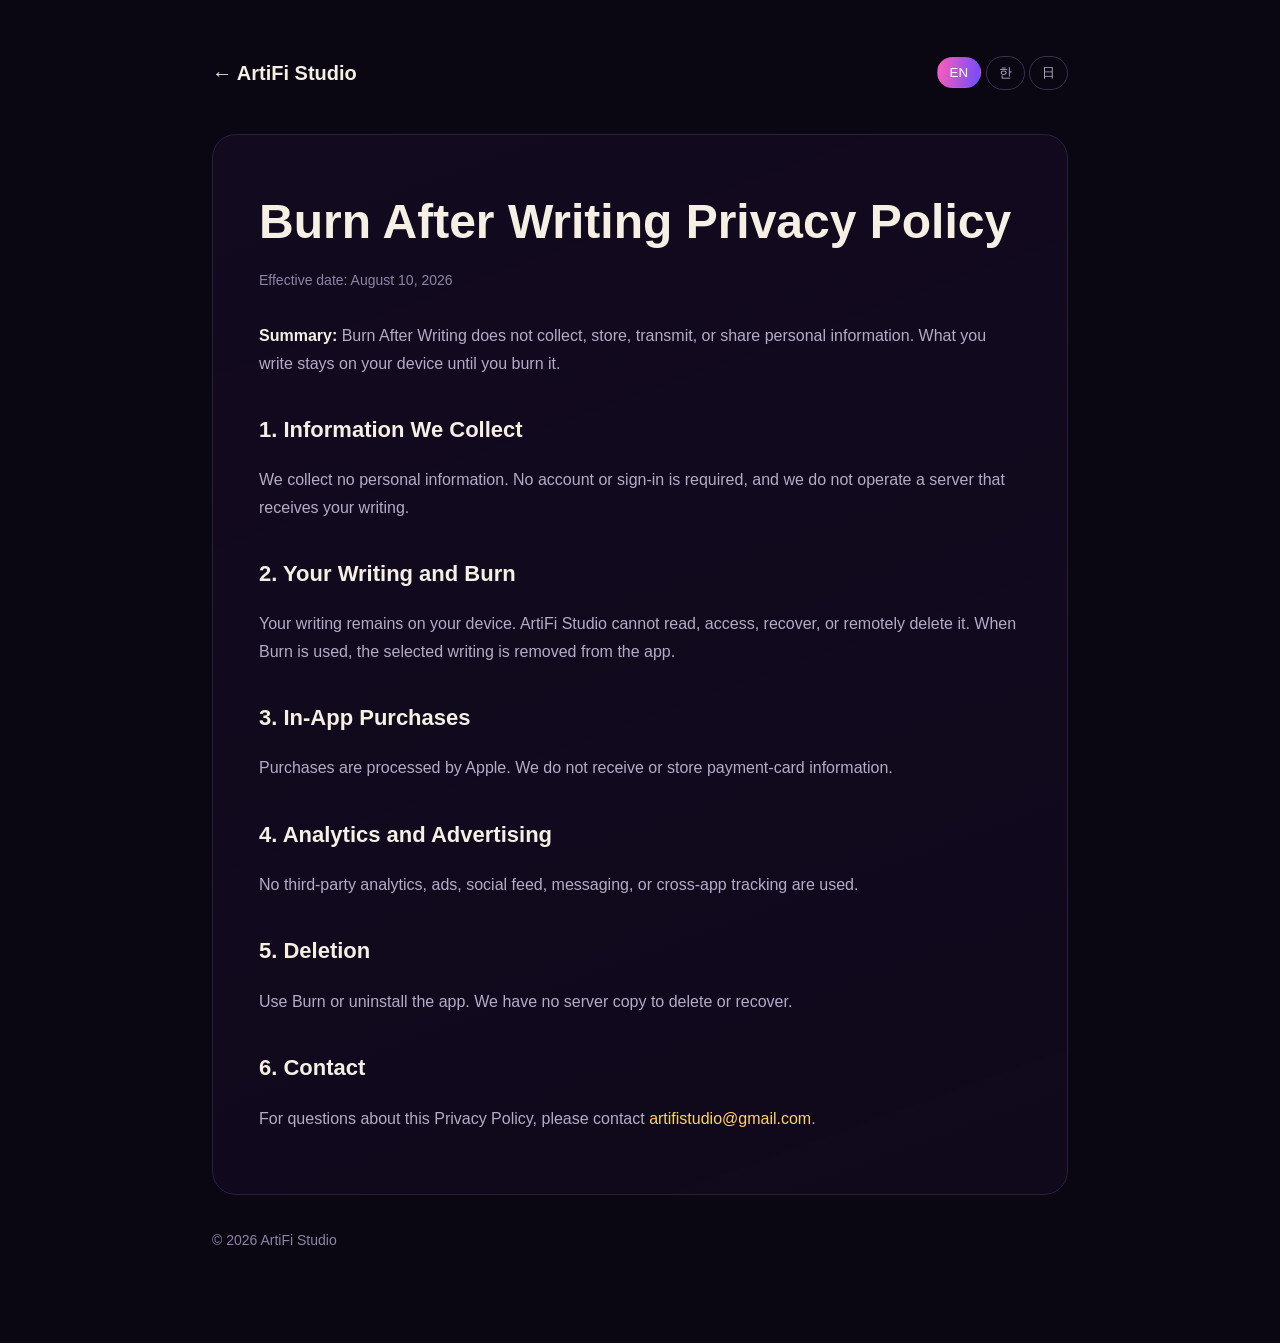
<file: privacy/burn-after-writing/burn_privacy_index.html>
<!DOCTYPE html>
<html lang="en"><head><meta charset="UTF-8"><meta name="viewport" content="width=device-width,initial-scale=1">
<title>Burn After Writing Privacy Policy — ArtiFi Studio</title>
<style>
:root{--bg:#0a0612;--panel:#120a1f;--text:#f6efe4;--muted:#b5abc8;--pink:#ff5db8;--violet:#6c4cff;--amber:#ffd25e}
*{box-sizing:border-box}body{margin:0;background:var(--bg);color:var(--text);font-family:-apple-system,BlinkMacSystemFont,"Segoe UI",Roboto,"Noto Sans KR","Noto Sans JP",sans-serif;line-height:1.7}
.wrap{max-width:900px;margin:0 auto;padding:56px 22px 90px}
.top{display:flex;justify-content:space-between;gap:18px;align-items:center;margin-bottom:44px;flex-wrap:wrap}
a{color:var(--amber);text-decoration:none}.brand{font-weight:700;color:var(--text);font-size:20px}
.lang button{border:1px solid #3a304c;background:transparent;color:var(--muted);padding:7px 12px;border-radius:999px;cursor:pointer}
.lang button.active{background:linear-gradient(100deg,var(--pink),var(--violet));color:#fff;border-color:transparent}
.card{background:linear-gradient(160deg,var(--panel),rgba(18,10,31,.72));border:1px solid #2b203a;border-radius:24px;padding:clamp(24px,5vw,46px)}
h1{font-size:clamp(30px,5vw,48px);margin:0 0 6px}h2{margin-top:34px;font-size:22px}p,li{color:var(--muted)}strong{color:var(--text)}
.meta{color:#8f84a4;font-size:14px;margin-bottom:30px}.note{border-left:3px solid var(--pink);padding-left:15px}
[data-en],[data-ko],[data-ja]{display:none}
html[lang="en"] [data-en]{display:revert}
html[lang="ko"] [data-ko]{display:revert}
html[lang="ja"] [data-ja]{display:revert}
ul{padding-left:22px}.footer{margin-top:34px;font-size:14px;color:#8f84a4}
</style>
</head>
<body><div class="wrap">
<div class="top"><a class="brand" href="../../">← ArtiFi Studio</a><div class="lang"><button id="en" class="active" onclick="setLang('en')">EN</button> <button id="ko" onclick="setLang('ko')">한</button> <button id="ja" onclick="setLang('ja')">日</button></div></div>
<div class="card">

<div data-en>
<h1>Burn After Writing Privacy Policy</h1><div class="meta">Effective date: August 10, 2026</div>
<p><strong>Summary:</strong> Burn After Writing does not collect, store, transmit, or share personal information. What you write stays on your device until you burn it.</p>
<h2>1. Information We Collect</h2>
<p>We collect no personal information. No account or sign-in is required, and we do not operate a server that receives your writing.</p>
<h2>2. Your Writing and Burn</h2>
<p>Your writing remains on your device. ArtiFi Studio cannot read, access, recover, or remotely delete it. When Burn is used, the selected writing is removed from the app.</p>
<h2>3. In-App Purchases</h2>
<p>Purchases are processed by Apple. We do not receive or store payment-card information.</p>
<h2>4. Analytics and Advertising</h2>
<p>No third-party analytics, ads, social feed, messaging, or cross-app tracking are used.</p>
<h2>5. Deletion</h2>
<p>Use Burn or uninstall the app. We have no server copy to delete or recover.</p>
<h2>6. Contact</h2>
<p>For questions about this Privacy Policy, please contact <a href="mailto:artifistudio@gmail.com">artifistudio@gmail.com</a>.</p>
</div>

<div data-ko>
<h1>Burn After Writing 개인정보처리방침</h1><div class="meta">시행일: 2026년 8월 10일</div>
<p><strong>요약:</strong> Burn After Writing는 개인정보를 수집·저장·전송·공유하지 않습니다. 작성한 내용은 Burn하기 전까지 사용자의 기기에만 남습니다.</p>
<h2>1. 수집하는 정보</h2>
<p>Burn After Writing는 개인정보를 수집하지 않습니다. 계정이나 로그인이 필요하지 않으며, 사용자가 작성한 내용을 받는 서버를 운영하지 않습니다.</p>
<h2>2. 작성 내용과 Burn 기능</h2>
<p>작성한 내용은 사용자의 기기에만 저장됩니다. ArtiFi Studio는 이를 읽거나 접근하거나 복구하거나 원격으로 삭제할 수 없습니다. Burn 기능을 사용하면 선택한 내용이 앱에서 삭제됩니다.</p>
<h2>3. 인앱 구매</h2>
<p>인앱 구매는 Apple이 처리합니다. ArtiFi Studio는 결제 카드 정보를 받거나 저장하지 않습니다.</p>
<h2>4. 분석 및 광고</h2>
<p>제3자 분석 도구, 광고, 소셜 피드, 메시지 기능 또는 앱 간 추적을 사용하지 않습니다.</p>
<h2>5. 삭제</h2>
<p>Burn 기능을 사용하거나 앱을 삭제하여 저장된 내용을 제거할 수 있습니다. ArtiFi Studio에는 삭제하거나 복구할 서버 사본이 없습니다.</p>
<h2>6. 문의</h2>
<p>개인정보 처리방침에 대한 문의는 <a href="mailto:artifistudio@gmail.com">artifistudio@gmail.com</a>으로 보내주세요.</p>
</div>

<div data-ja>
<h1>Burn After Writing プライバシーポリシー</h1><div class="meta">施行日：2026年8月10日</div>
<p><strong>概要：</strong> Burn After Writingは個人情報を収集・保存・送信・共有しません。書いた内容はBurnするまでユーザーの端末内にのみ残ります。</p>
<h2>1. 収集する情報</h2>
<p>Burn After Writingは個人情報を収集しません。アカウント登録やログインは必要なく、ユーザーが書いた内容を受信するサーバーも運営していません。</p>
<h2>2. 書いた内容とBurn機能</h2>
<p>書いた内容はユーザーの端末内にのみ保存されます。ArtiFi Studioはその内容を読んだり、アクセスしたり、復元したり、遠隔で削除したりできません。Burn機能を使用すると、選択した内容はアプリから削除されます。</p>
<h2>3. アプリ内課金</h2>
<p>アプリ内課金はAppleによって処理されます。ArtiFi Studioは支払いカード情報を受け取ったり保存したりしません。</p>
<h2>4. 分析および広告</h2>
<p>第三者分析ツール、広告、ソーシャルフィード、メッセージ機能、アプリ間追跡は使用しません。</p>
<h2>5. 削除</h2>
<p>Burn機能を使用するかアプリを削除することで、保存された内容を削除できます。ArtiFi Studio側には削除または復元できるサーバー上のコピーはありません。</p>
<h2>6. お問い合わせ</h2>
<p>プライバシーポリシーに関するお問い合わせは <a href="mailto:artifistudio@gmail.com">artifistudio@gmail.com</a> までお送りください。</p>
</div>

</div><div class="footer">© 2026 ArtiFi Studio</div>
</div>
<script>
function setLang(l){
  document.documentElement.lang=l;
  ['en','ko','ja'].forEach(function(x){
    var b=document.getElementById(x);
    if(b) b.classList.toggle('active',l===x);
  });
  try{localStorage.setItem('artifi-privacy-language',l)}catch(e){}
}
(function(){
  var saved=null;
  try{saved=localStorage.getItem('artifi-privacy-language')}catch(e){}
  setLang(['en','ko','ja'].includes(saved)?saved:'en');
})();
</script>
</body></html>
</file>
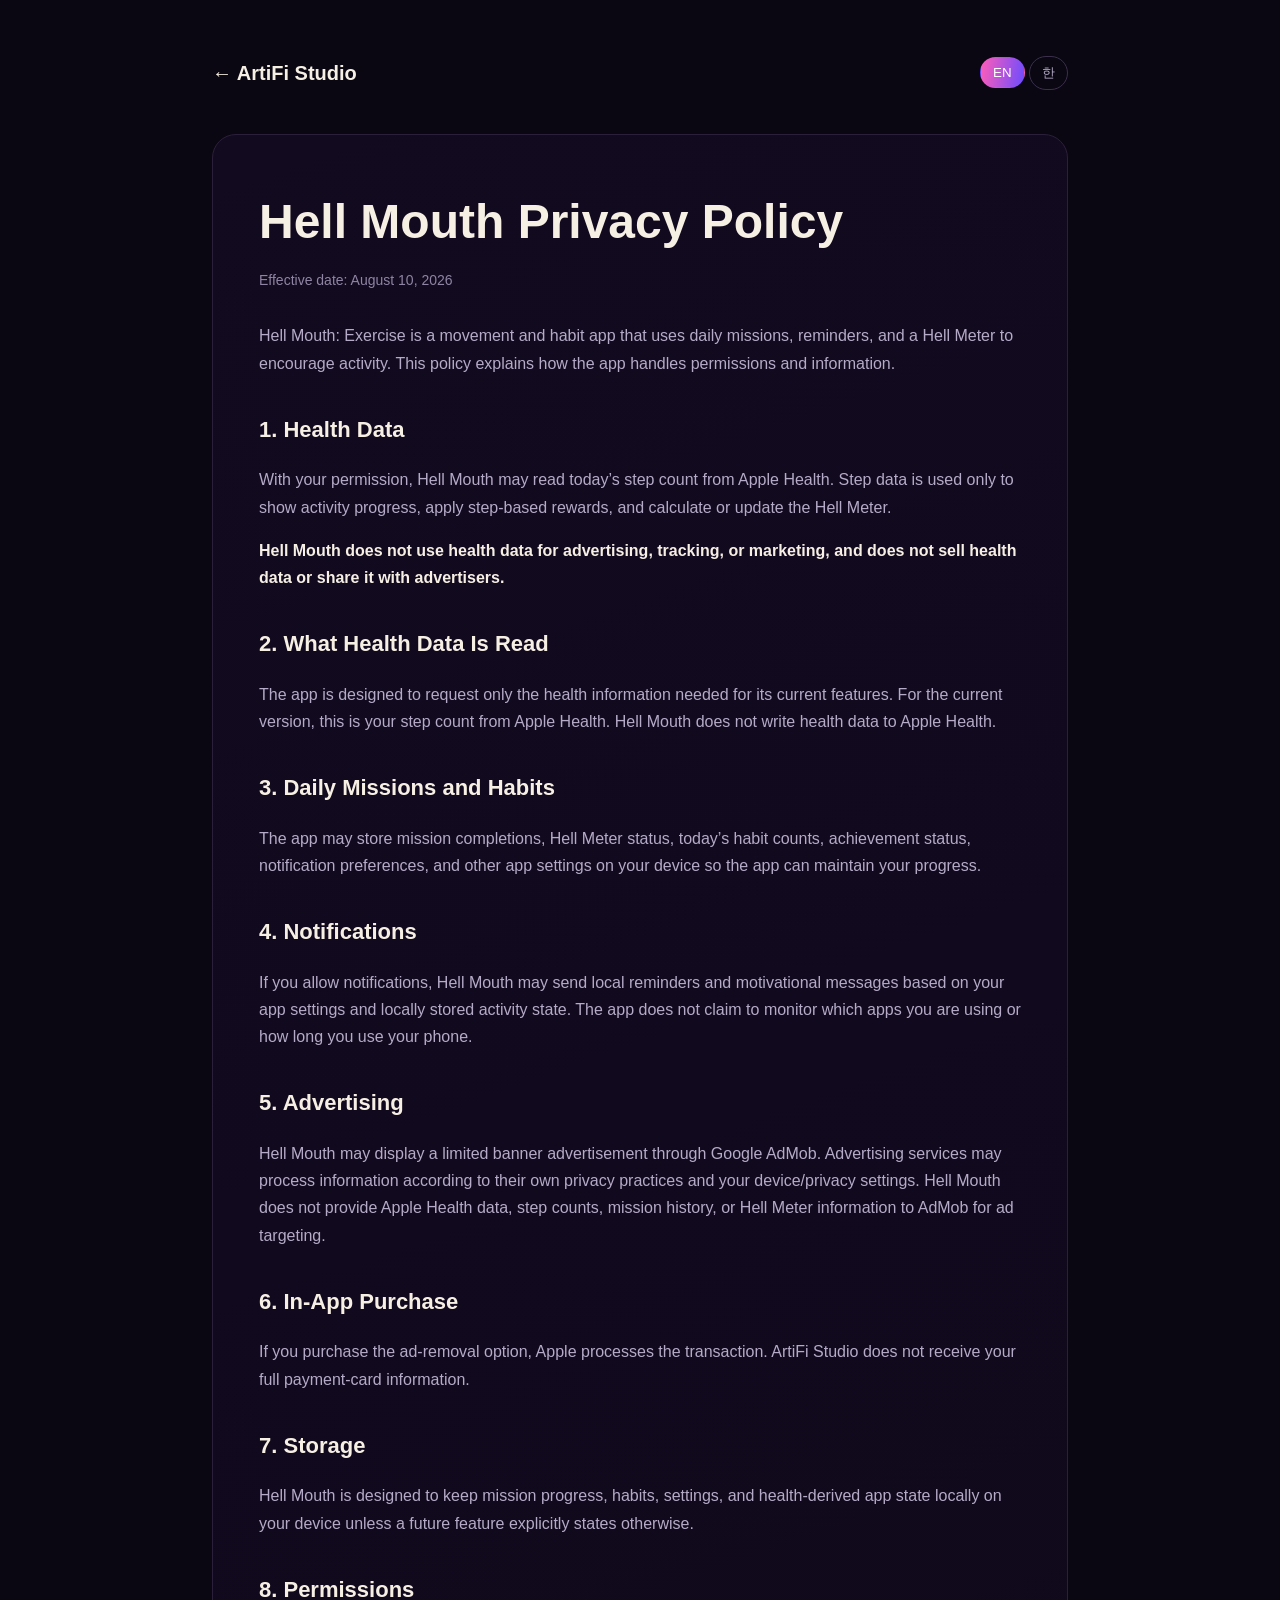
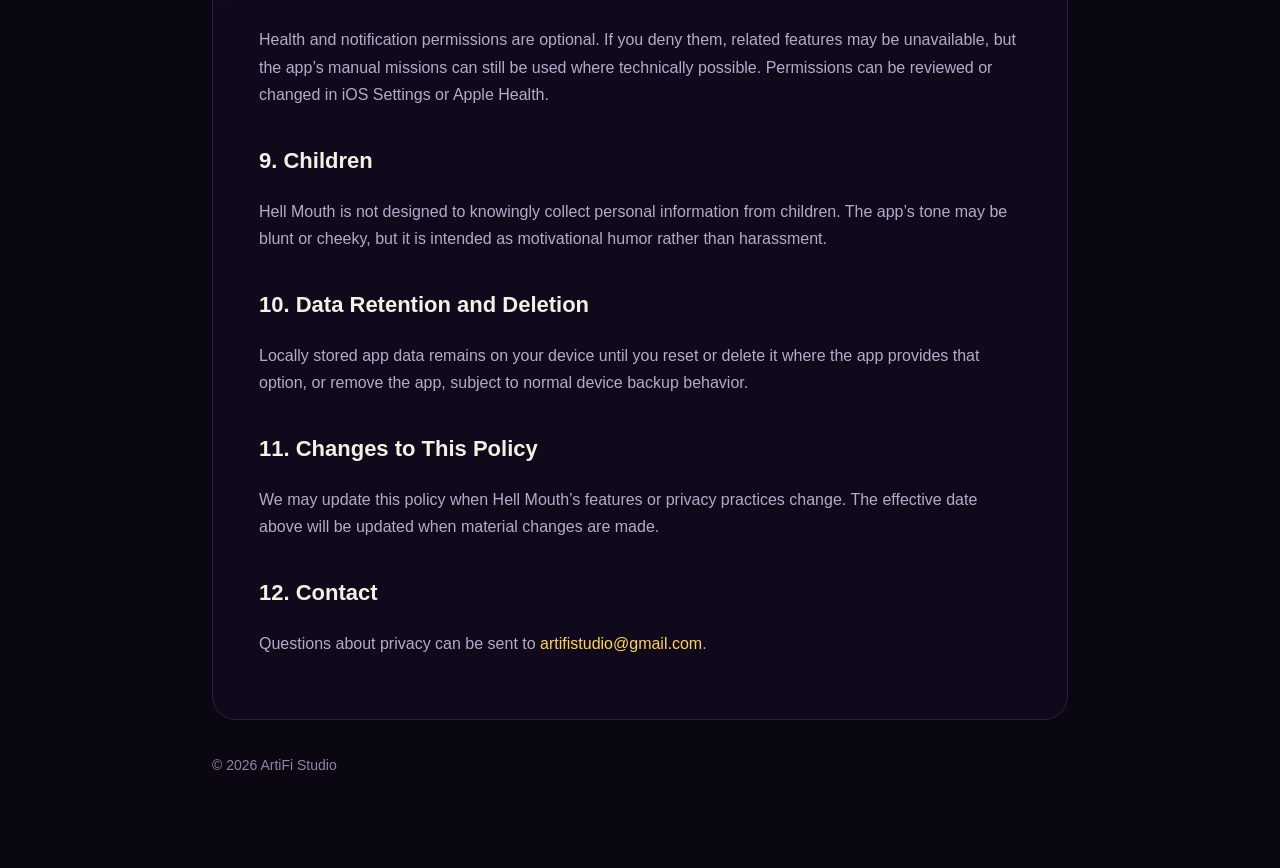
<file: privacy/hellmouth/hellmouth_privacy_index.html>
<!DOCTYPE html>
<html lang="en"><head><meta charset="UTF-8"><meta name="viewport" content="width=device-width,initial-scale=1">
<title>Hell Mouth Privacy Policy — ArtiFi Studio</title>
<style>
:root{--bg:#0a0612;--panel:#120a1f;--text:#f6efe4;--muted:#b5abc8;--pink:#ff5db8;--violet:#6c4cff;--amber:#ffd25e}
*{box-sizing:border-box}body{margin:0;background:var(--bg);color:var(--text);font-family:-apple-system,BlinkMacSystemFont,"Segoe UI",Roboto,"Noto Sans KR",sans-serif;line-height:1.7}
.wrap{max-width:900px;margin:0 auto;padding:56px 22px 90px}
.top{display:flex;justify-content:space-between;gap:18px;align-items:center;margin-bottom:44px;flex-wrap:wrap}
a{color:var(--amber);text-decoration:none}.brand{font-weight:700;color:var(--text);font-size:20px}
.lang button{border:1px solid #3a304c;background:transparent;color:var(--muted);padding:7px 12px;border-radius:999px;cursor:pointer}
.lang button.active{background:linear-gradient(100deg,var(--pink),var(--violet));color:#fff;border-color:transparent}
.card{background:linear-gradient(160deg,var(--panel),rgba(18,10,31,.72));border:1px solid #2b203a;border-radius:24px;padding:clamp(24px,5vw,46px)}
h1{font-size:clamp(30px,5vw,48px);margin:0 0 6px}h2{margin-top:34px;font-size:22px}p,li{color:var(--muted)}strong{color:var(--text)}
.meta{color:#8f84a4;font-size:14px;margin-bottom:30px}.note{border-left:3px solid var(--pink);padding-left:15px}
[data-en],[data-ko]{display:none}html[lang="en"] [data-en]{display:revert}html[lang="ko"] [data-ko]{display:revert}
ul{padding-left:22px}.footer{margin-top:34px;font-size:14px;color:#8f84a4}
</style>
</head>
<body><div class="wrap">
<div class="top"><a class="brand" href="../../">← ArtiFi Studio</a><div class="lang"><button id="en" class="active" onclick="setLang('en')">EN</button> <button id="ko" onclick="setLang('ko')">한</button></div></div>
<div class="card">
<div data-en>
<h1>Hell Mouth Privacy Policy</h1><div class="meta">Effective date: August 10, 2026</div>
<p>Hell Mouth: Exercise is a movement and habit app that uses daily missions, reminders, and a Hell Meter to encourage activity. This policy explains how the app handles permissions and information.</p>

<h2>1. Health Data</h2>
<p>With your permission, Hell Mouth may read today’s step count from Apple Health. Step data is used only to show activity progress, apply step-based rewards, and calculate or update the Hell Meter.</p>
<p><strong>Hell Mouth does not use health data for advertising, tracking, or marketing, and does not sell health data or share it with advertisers.</strong></p>

<h2>2. What Health Data Is Read</h2>
<p>The app is designed to request only the health information needed for its current features. For the current version, this is your step count from Apple Health. Hell Mouth does not write health data to Apple Health.</p>

<h2>3. Daily Missions and Habits</h2>
<p>The app may store mission completions, Hell Meter status, today’s habit counts, achievement status, notification preferences, and other app settings on your device so the app can maintain your progress.</p>

<h2>4. Notifications</h2>
<p>If you allow notifications, Hell Mouth may send local reminders and motivational messages based on your app settings and locally stored activity state. The app does not claim to monitor which apps you are using or how long you use your phone.</p>

<h2>5. Advertising</h2>
<p>Hell Mouth may display a limited banner advertisement through Google AdMob. Advertising services may process information according to their own privacy practices and your device/privacy settings. Hell Mouth does not provide Apple Health data, step counts, mission history, or Hell Meter information to AdMob for ad targeting.</p>

<h2>6. In-App Purchase</h2>
<p>If you purchase the ad-removal option, Apple processes the transaction. ArtiFi Studio does not receive your full payment-card information.</p>

<h2>7. Storage</h2>
<p>Hell Mouth is designed to keep mission progress, habits, settings, and health-derived app state locally on your device unless a future feature explicitly states otherwise.</p>

<h2>8. Permissions</h2>
<p>Health and notification permissions are optional. If you deny them, related features may be unavailable, but the app’s manual missions can still be used where technically possible. Permissions can be reviewed or changed in iOS Settings or Apple Health.</p>

<h2>9. Children</h2>
<p>Hell Mouth is not designed to knowingly collect personal information from children. The app’s tone may be blunt or cheeky, but it is intended as motivational humor rather than harassment.</p>

<h2>10. Data Retention and Deletion</h2>
<p>Locally stored app data remains on your device until you reset or delete it where the app provides that option, or remove the app, subject to normal device backup behavior.</p>

<h2>11. Changes to This Policy</h2>
<p>We may update this policy when Hell Mouth’s features or privacy practices change. The effective date above will be updated when material changes are made.</p>

<h2>12. Contact</h2>
<p>Questions about privacy can be sent to <a href="mailto:artifistudio@gmail.com">artifistudio@gmail.com</a>.</p>
</div>

<div data-ko>
<h1>Hell Mouth 개인정보처리방침</h1><div class="meta">시행일: 2026년 8월 10일</div>
<p>Hell Mouth: Exercise는 데일리 미션, 알림, Hell Meter를 이용해 일상 속 움직임을 유도하는 운동·습관 앱입니다. 본 방침은 앱이 권한과 정보를 어떻게 처리하는지 설명합니다.</p>

<h2>1. 건강 데이터</h2>
<p>사용자가 허용한 경우 Hell Mouth는 Apple 건강 앱에서 오늘의 걸음 수를 읽을 수 있습니다. 걸음 수는 활동 진행 상황 표시, 걸음 수 기반 보상, Hell Meter 계산 및 갱신에만 사용됩니다.</p>
<p><strong>Hell Mouth는 건강 데이터를 광고, 추적 또는 마케팅에 사용하지 않으며, 건강 데이터를 판매하거나 광고 사업자에게 제공하지 않습니다.</strong></p>

<h2>2. 읽는 건강 데이터</h2>
<p>앱은 현재 기능에 필요한 건강 정보만 요청하도록 설계됩니다. 현재 버전에서는 Apple 건강의 걸음 수만 읽으며, Apple 건강에 건강 데이터를 기록하거나 쓰지 않습니다.</p>

<h2>3. 데일리 미션 및 습관</h2>
<p>앱은 사용자의 진행 상황을 유지하기 위해 미션 완료 기록, Hell Meter 상태, 오늘의 습관 횟수, 업적 상태, 알림 설정 및 기타 앱 설정을 기기에 저장할 수 있습니다.</p>

<h2>4. 알림</h2>
<p>알림을 허용하면 Hell Mouth는 앱 설정과 기기에 저장된 활동 상태를 바탕으로 로컬 알림과 동기부여 메시지를 보낼 수 있습니다. Hell Mouth는 사용자가 어떤 앱을 사용하는지 또는 휴대폰을 얼마나 오래 사용하는지 감지한다고 주장하지 않습니다.</p>

<h2>5. 광고</h2>
<p>Hell Mouth는 Google AdMob을 통해 제한적인 배너 광고를 표시할 수 있습니다. 광고 서비스는 자체 개인정보 처리방침 및 사용자의 기기·개인정보 설정에 따라 정보를 처리할 수 있습니다. Hell Mouth는 Apple 건강 데이터, 걸음 수, 미션 기록 또는 Hell Meter 정보를 광고 타기팅 목적으로 AdMob에 제공하지 않습니다.</p>

<h2>6. 인앱 구매</h2>
<p>광고 제거 옵션을 구매하는 경우 결제는 Apple이 처리하며, ArtiFi Studio는 사용자의 전체 결제 카드 정보를 받지 않습니다.</p>

<h2>7. 저장</h2>
<p>Hell Mouth는 미션 진행 상황, 습관, 설정 및 건강 데이터로부터 계산된 앱 상태를 기기 내에 저장하도록 설계되어 있습니다. 향후 별도 기능에서 명시하지 않는 한 서버로 전송하지 않습니다.</p>

<h2>8. 권한</h2>
<p>건강 및 알림 권한은 선택 사항입니다. 허용하지 않으면 관련 기능을 사용할 수 없을 수 있지만, 기술적으로 가능한 범위에서 수동 미션 기능은 계속 사용할 수 있습니다. 권한은 iOS 설정 또는 Apple 건강 앱에서 언제든 확인하거나 변경할 수 있습니다.</p>

<h2>9. 아동</h2>
<p>Hell Mouth는 아동의 개인정보를 의도적으로 수집하도록 설계된 앱이 아닙니다. 앱의 말투는 강하고 장난스러울 수 있으나 동기부여를 위한 유머를 목적으로 합니다.</p>

<h2>10. 보관 및 삭제</h2>
<p>기기에 저장된 앱 데이터는 앱에서 제공되는 경우 초기화하거나 삭제할 때까지, 또는 앱을 삭제할 때까지 유지될 수 있으며 일반적인 기기 백업 동작의 영향을 받을 수 있습니다.</p>

<h2>11. 방침 변경</h2>
<p>Hell Mouth의 기능 또는 개인정보 처리 방식이 변경되면 본 방침도 업데이트될 수 있습니다. 중요한 변경이 있을 경우 위 시행일을 갱신합니다.</p>

<h2>12. 문의</h2>
<p>개인정보 관련 문의: <a href="mailto:artifistudio@gmail.com">artifistudio@gmail.com</a></p>
</div>
</div><div class="footer">© 2026 ArtiFi Studio</div>
</div>
<script>
function setLang(l){
  document.documentElement.lang=l;
  document.getElementById('en').classList.toggle('active',l==='en');
  document.getElementById('ko').classList.toggle('active',l==='ko');
}
setLang('en');
</script>
</body></html>
</file>
